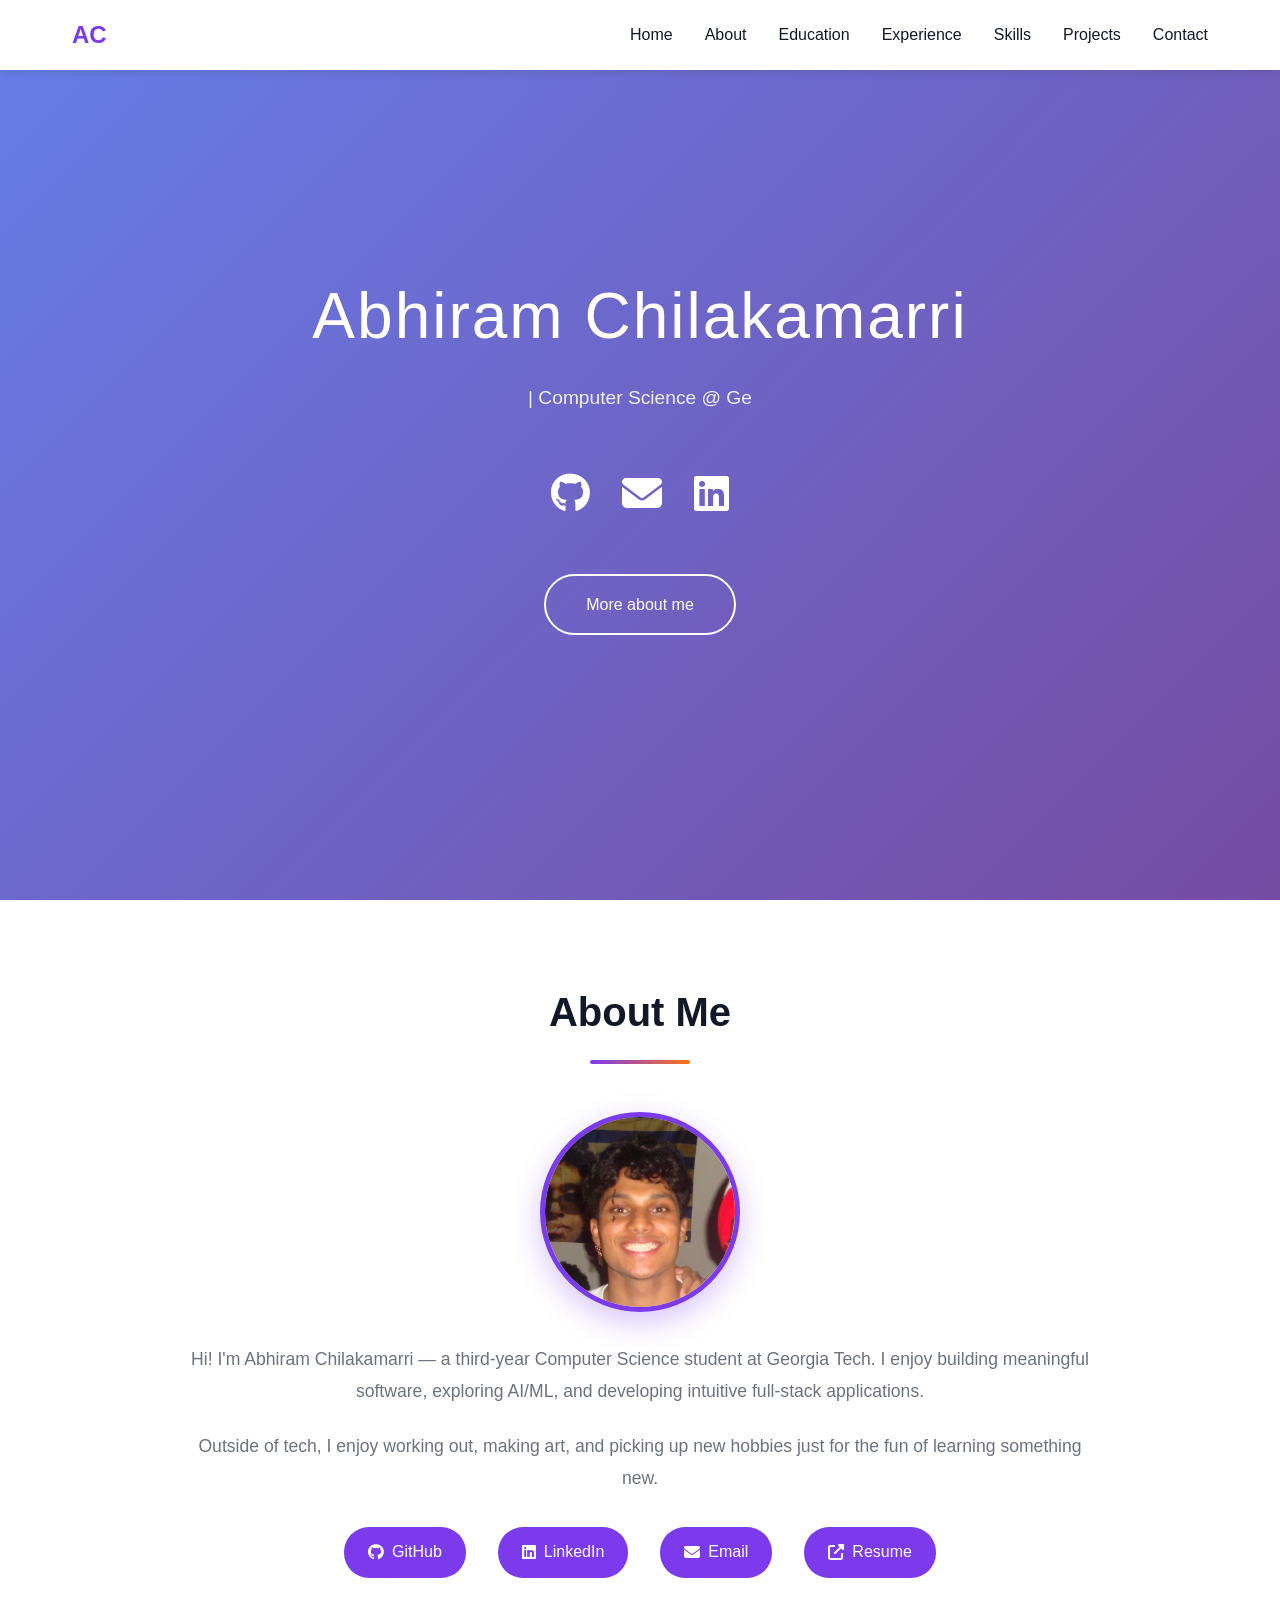
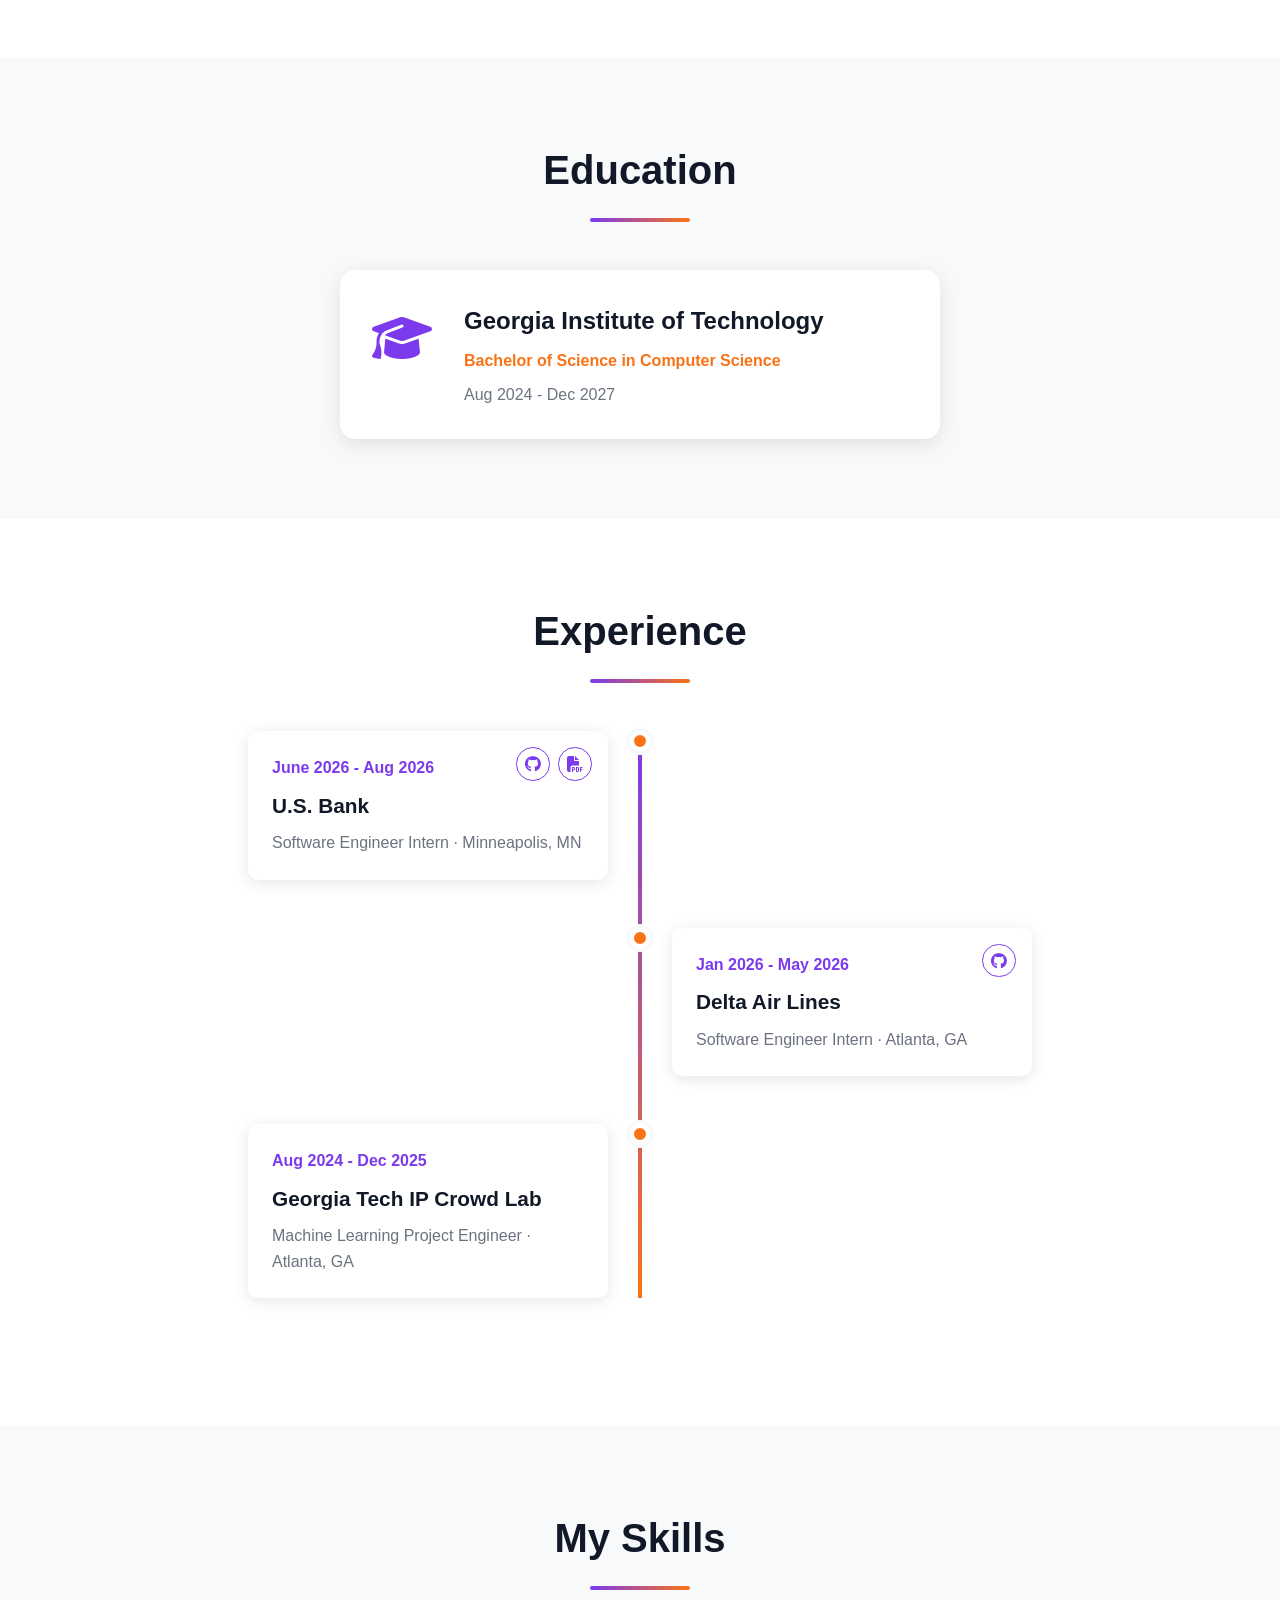
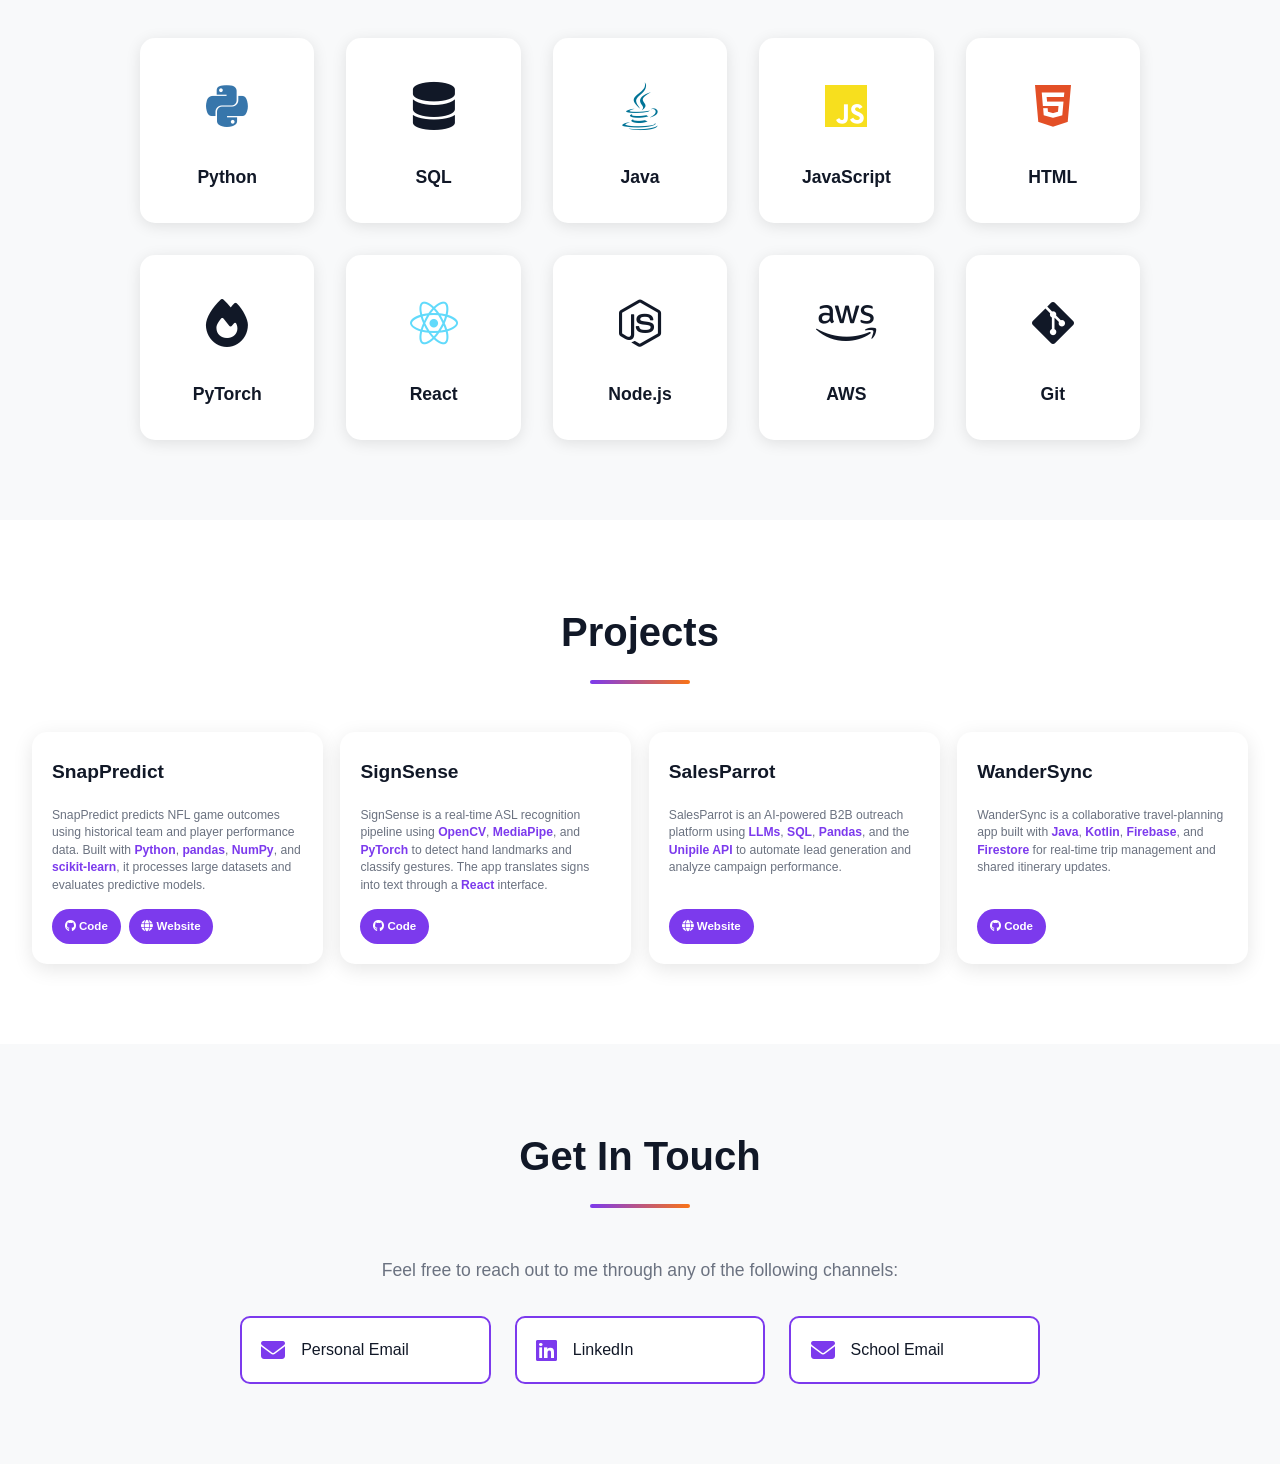
<file: index.html>
<!DOCTYPE html>
<html lang="en">
<head>
    <meta charset="UTF-8">
    <meta name="viewport" content="width=device-width, initial-scale=1.0">
    <title>Abhiram Chilakamarri - Portfolio</title>
    <link rel="stylesheet" href="styles.css?v=20260926">
    <link rel="stylesheet" href="https://cdnjs.cloudflare.com/ajax/libs/font-awesome/6.4.0/css/all.min.css">
</head>
<body>
    <!-- Navigation -->
    <nav class="navbar">
        <div class="nav-container">
            <a href="#intro" class="nav-logo">AC</a>
            <ul class="nav-menu">
                <li><a href="#intro" class="nav-link">Home</a></li>
                <li><a href="#about" class="nav-link">About</a></li>
                <li><a href="#education" class="nav-link">Education</a></li>
                <li><a href="#experience" class="nav-link">Experience</a></li>
                <li><a href="#skills" class="nav-link">Skills</a></li>
                <li><a href="#projects" class="nav-link">Projects</a></li>
                <li><a href="#contact" class="nav-link">Contact</a></li>
            </ul>
        </div>
    </nav>

    <!-- Intro Section -->
    <section id="intro" class="intro-section">
        <div class="intro-content">
            <h1 class="intro-name">Abhiram Chilakamarri</h1>
            <p class="intro-title">| Computer Science @ Georgia Tech | Aspiring SWE Developer / AI/ML Engineer |</p>
            
            <div class="social-icons">
                <a href="https://github.com/abhiramchil" target="_blank" aria-label="GitHub"><i class="fab fa-github"></i></a>
                <a href="mailto:abhiram.chilak@gmail.com" target="_blank" aria-label="Instagram"><i class="fas fa-envelope"></i></a>
                <a href="https://www.linkedin.com/in/abhiramchil/" target="_blank" aria-label="LinkedIn"><i class="fab fa-linkedin"></i></a>
            </div>
            
            <a href="#about" class="cta-button">More about me</a>
        </div>
    </section>

    <!-- About Section -->
    <section id="about" class="section">
        <div class="container">
            <h2 class="section-title">About Me</h2>
            <div class="about-content">
                <div class="about-image-container">
                    <img src="pfp.png" alt="Abhiram Chilakamarri" class="about-image">
                </div>
                <div class="about-text">
                    <p>Hi! I'm Abhiram Chilakamarri — a third-year Computer Science student at Georgia Tech. I enjoy building meaningful software, exploring AI/ML, and developing intuitive full-stack applications.</p>
                    <p>Outside of tech, I enjoy working out, making art, and picking up new hobbies just for the fun of learning something new.</p>
                </div>
                <div class="about-links">
                    <a href="https://github.com/abhiramchil" target="_blank" class="about-link">
                        <i class="fab fa-github"></i> GitHub
                    </a>
                    <a href="https://www.linkedin.com/in/abhiramchil/" target="_blank" class="about-link">
                        <i class="fab fa-linkedin"></i> LinkedIn
                    </a>
                    <a href="mailto:abhiram.chilak@gmail.com" class="about-link">
                        <i class="fas fa-envelope"></i> Email
                    </a>
                    <a href="AbhiramChilakamarri_Resume.pdf" class="about-link">
                        <i class="fas fa-external-link-alt"></i> Resume
                    </a>
                </div>
            </div>
        </div>
    </section>

    <!-- Education Section -->
    <section id="education" class="section section-alt">
        <div class="container">
            <h2 class="section-title">Education</h2>
            <div class="education-card">
                <div class="education-icon">
                    <i class="fas fa-graduation-cap"></i>
                </div>
                <div class="education-details">
                    <h3>Georgia Institute of Technology</h3>
                    <p class="education-degree">Bachelor of Science in Computer Science</p>
                    <p class="education-date"> Aug 2024 - Dec 2027 </p>
                </div>
            </div>
        </div>
    </section>

    <!-- Experience Section -->
    <section id="experience" class="section">
        <div class="container">
            <h2 class="section-title">Experience</h2>
            <div class="timeline">
                <div class="timeline-item">
                    <div class="timeline-dot"></div>
                    <div class="timeline-content">
                        <div class="timeline-date">June 2026 - Aug 2026</div>
                        <div class="timeline-heading">
                            <h3>U.S. Bank</h3>
                            <div class="experience-links">
                                <a href="https://github.com/abhiramchil/USB-GV-Agent" target="_blank" rel="noopener noreferrer" aria-label="View AI Governance Agent on GitHub" title="View on GitHub"><i class="fab fa-github"></i></a>
                                <a href="https://github.com/abhiramchil/USB-GV-Agent/blob/main/AI_Governance_Repository_Scanner_Summary.pdf" target="_blank" rel="noopener noreferrer" aria-label="View AI Governance Agent PDF" title="View PDF"><i class="fas fa-file-pdf"></i></a>
                            </div>
                        </div>
                        <p>Software Engineer Intern · Minneapolis, MN</p>
                    </div>
                </div>
                <div class="timeline-item">
                    <div class="timeline-dot"></div>
                    <div class="timeline-content">
                        <div class="timeline-date">Jan 2026 - May 2026</div>
                        <div class="timeline-heading">
                            <h3>Delta Air Lines</h3>
                            <div class="experience-links">
                                <a href="https://github.com/abhiramchil/Delta-Insights-Hub" target="_blank" rel="noopener noreferrer" aria-label="View Delta Insights Hub on GitHub" title="View on GitHub"><i class="fab fa-github"></i></a>
                            </div>
                        </div>
                        <p>Software Engineer Intern · Atlanta, GA</p>
                    </div>
                </div>
                <div class="timeline-item">
                    <div class="timeline-dot"></div>
                    <div class="timeline-content">
                        <div class="timeline-date">Aug 2024 - Dec 2025</div>
                        <h3>Georgia Tech IP Crowd Lab</h3>
                        <p>Machine Learning Project Engineer · Atlanta, GA</p>
                    </div>
                </div>
            </div>
        </div>
    </section>

 <!-- Skills Section -->
<section id="skills" class="section section-alt">
    <div class="container">
        <h2 class="section-title">My Skills</h2>
        <div class="skills-grid">

            <div class="skill-card">
                <div class="skill-icon python">
                    <i class="fab fa-python"></i>
                </div>
                <p>Python</p>
            </div>

            <div class="skill-card">
                <div class="skill-icon sql">
                    <i class="fas fa-database"></i>
                </div>
                <p>SQL</p>
            </div>

            <div class="skill-card">
                <div class="skill-icon java">
                    <i class="fab fa-java"></i>
                </div>
                <p>Java</p>
            </div>

            <div class="skill-card">
                <div class="skill-icon javascript">
                    <i class="fab fa-js"></i>
                </div>
                <p>JavaScript</p>
            </div>

            <div class="skill-card">
                <div class="skill-icon html">
                    <i class="fab fa-html5"></i>
                </div>
                <p>HTML</p>
            </div>

            <div class="skill-card">
                <div class="skill-icon pytorch">
                    <i class="fas fa-fire"></i>
                </div>
                <p>PyTorch</p>
            </div>

            <div class="skill-card">
                <div class="skill-icon react">
                    <i class="fab fa-react"></i>
                </div>
                <p>React</p>
            </div>

            <div class="skill-card">
                <div class="skill-icon nodejs">
                    <i class="fab fa-node-js"></i>
                </div>
                <p>Node.js</p>
            </div>

            <div class="skill-card">
                <div class="skill-icon aws">
                    <i class="fab fa-aws"></i>
                </div>
                <p>AWS</p>
            </div>

            <div class="skill-card">
                <div class="skill-icon git">
                    <i class="fab fa-git-alt"></i>
                </div>
                <p>Git</p>
            </div>

        </div>
    </div>
</section>

<section id="projects" class="section">
    <div class="container">
        <h2 class="section-title">Projects</h2>
        <div class="projects-grid">
            <div class="project-card">
                <div class="project-content">
                    <div class="project-header">
                        <h3>SnapPredict</h3>
                    </div>
                    <p class="project-description">
                        SnapPredict predicts NFL game outcomes using historical team and player performance data. Built with <strong>Python</strong>, <strong>pandas</strong>, <strong>NumPy</strong>, and <strong>scikit-learn</strong>, it processes large datasets and evaluates predictive models.
                    </p>
                    <div class="project-links">
                        <a href="https://github.com/abhiramchil/SnapPredict" target="_blank"><i class="fab fa-github"></i> Code</a>
                        <a href="https://github.gatech.edu/pages/ssrinivasan355/SnapPredict.github.io/" target="_blank"><i class="fas fa-globe"></i> Website</a>
                    </div>
                </div>
            </div>

            <div class="project-card">
                <div class="project-content">
                    <div class="project-header">
                        <h3>SignSense</h3>
                    </div>
                    <p class="project-description">
                        SignSense is a real-time ASL recognition pipeline using <strong>OpenCV</strong>, <strong>MediaPipe</strong>, and <strong>PyTorch</strong> to detect hand landmarks and classify gestures. The app translates signs into text through a <strong>React</strong> interface.
                    </p>
                    <div class="project-links">
                        <a href="https://github.com/abhiramchil/SignSense" target="_blank"><i class="fab fa-github"></i> Code</a>
                    </div>
                </div>
            </div>

            <div class="project-card">
                <div class="project-content">
                    <div class="project-header">
                        <h3>SalesParrot</h3>
                    </div>
                    <p class="project-description">
                        SalesParrot is an AI-powered B2B outreach platform using <strong>LLMs</strong>, <strong>SQL</strong>, <strong>Pandas</strong>, and the <strong>Unipile API</strong> to automate lead generation and analyze campaign performance.
                    </p>
                    <div class="project-links">
                        <a href="https://salesparrot.com/" target="_blank"><i class="fas fa-globe"></i> Website</a>
                    </div>
                </div>
            </div>

            <div class="project-card">
                <div class="project-content">
                    <div class="project-header">
                        <h3>WanderSync</h3>
                    </div>
                    <p class="project-description">
                        WanderSync is a collaborative travel-planning app built with <strong>Java</strong>, <strong>Kotlin</strong>, <strong>Firebase</strong>, and <strong>Firestore</strong> for real-time trip management and shared itinerary updates.
                    </p>
                    <div class="project-links">
                        <a href="https://github.com/abhiramchil/WanderSync" target="_blank"><i class="fab fa-github"></i> Code</a>
                    </div>
                </div>
            </div>
        </div>
    </div>
</section>

    <!-- Contact Section -->
    <section id="contact" class="section section-alt">
        <div class="container">
            <h2 class="section-title">Get In Touch</h2>
            <div class="contact-content">
                <p>Feel free to reach out to me through any of the following channels:</p>
                <div class="contact-links">
                    <a href="mailto:abhiram.chilak@gmail.com" class="contact-link">
                        <i class="fas fa-envelope"></i>
                        <span>Personal Email</span>
                    </a>
                    <a href="https://linkedin.com/abhiramchil" target="_blank" class="contact-link">
                        <i class="fab fa-linkedin"></i>
                        <span>LinkedIn</span>
                    </a>
                    <a href="mailto:achilakamarri6@gatech.edu" class="contact-link">
                        <i class="fas fa-envelope"></i>
                        <span>School Email</span>
                    </a>
                </div>
            </div>
        </div>
    </section>

    <script src="script.js"></script>
</body>
</html>
</file>
<file: styles.css>
* {
    margin: 0;
    padding: 0;
    box-sizing: border-box;
}

:root {
    --primary-purple: #7c3aed;
    --secondary-purple: #a78bfa;
    --primary-orange: #f97316;
    --secondary-orange: #fb923c;
    --white: #ffffff;
    --light-gray: #f8f9fa;
    --dark-gray: #1f2937;
    --text-dark: #111827;
    --text-light: #6b7280;
}

body {
    font-family: 'Segoe UI', Tahoma, Geneva, Verdana, sans-serif;
    line-height: 1.6;
    color: var(--text-dark);
    scroll-behavior: smooth;
}

/* Navbar */
.navbar {
    background: var(--white);
    box-shadow: 0 2px 10px rgba(0, 0, 0, 0.1);
    position: fixed;
    width: 100%;
    top: 0;
    z-index: 1000;
}

.nav-container {
    max-width: 1200px;
    margin: 0 auto;
    padding: 1rem 2rem;
    display: flex;
    justify-content: space-between;
    align-items: center;
}

.nav-logo {
    font-size: 1.5rem;
    font-weight: bold;
    color: var(--primary-purple);
    text-decoration: none;
}

.nav-menu {
    display: flex;
    list-style: none;
    gap: 2rem;
}

.nav-link {
    color: var(--text-dark);
    text-decoration: none;
    transition: color 0.3s;
}

.nav-link:hover {
    color: var(--primary-purple);
}

/* Intro Section */
.intro-section {
    height: 100vh;
    background: linear-gradient(135deg, #667eea 0%, #764ba2 100%);
    display: flex;
    align-items: center;
    justify-content: center;
    text-align: center;
    color: var(--white);
}

.intro-content {
    animation: fadeInUp 1s ease;
}

.intro-name {
    font-size: 4rem;
    font-weight: 300;
    letter-spacing: 2px;
    margin-bottom: 1rem;
}

.intro-title {
    font-size: 1.2rem;
    font-weight: 300;
    margin-bottom: 3rem;
    opacity: 0.9;
}

.social-icons {
    display: flex;
    gap: 2rem;
    justify-content: center;
    margin-bottom: 3rem;
}

.social-icons a {
    color: var(--white);
    font-size: 2.5rem;
    transition: transform 0.3s, opacity 0.3s;
}

.social-icons a:hover {
    transform: scale(1.1);
    opacity: 0.8;
}

.cta-button {
    display: inline-block;
    padding: 1rem 2.5rem;
    border: 2px solid var(--white);
    color: var(--white);
    text-decoration: none;
    border-radius: 50px;
    transition: all 0.3s;
    font-size: 1rem;
}

.cta-button:hover {
    background: var(--white);
    color: var(--primary-purple);
}

/* Sections */
.section {
    padding: 5rem 2rem;
    background: var(--white);
}

.section-alt {
    background: var(--light-gray);
}

.container {
    max-width: 1500px;
    margin: 0 auto;
}

.section-title {
    font-size: 2.5rem;
    text-align: center;
    margin-bottom: 3rem;
    color: var(--text-dark);
    position: relative;
}

.section-title::after {
    content: '';
    display: block;
    width: 100px;
    height: 4px;
    background: linear-gradient(to right, var(--primary-purple), var(--primary-orange));
    margin: 1rem auto;
    border-radius: 2px;
}

/* About Section */
.about-content {
    max-width: 900px;
    margin: 0 auto;
    text-align: center;
}

.about-image-container {
    margin-bottom: 2rem;
    display: flex;
    justify-content: center;
}

.about-image {
    width: 200px;
    height: 200px;
    border-radius: 50%;
    object-fit: cover;
    border: 5px solid var(--primary-purple);
    box-shadow: 0 10px 30px rgba(124, 58, 237, 0.3);
    transition: transform 0.3s, box-shadow 0.3s;
}

.about-image:hover {
    transform: scale(1.05);
    box-shadow: 0 15px 40px rgba(249, 115, 22, 0.4);
    border-color: var(--primary-orange);
}

.about-text p {
    font-size: 1.1rem;
    line-height: 1.8;
    color: var(--text-light);
    margin-bottom: 1.5rem;
}

.about-links {
    display: flex;
    gap: 2rem;
    justify-content: center;
    margin-top: 2rem;
}

.about-link {
    display: flex;
    align-items: center;
    gap: 0.5rem;
    padding: 0.8rem 1.5rem;
    background: var(--primary-purple);
    color: var(--white);
    text-decoration: none;
    border-radius: 25px;
    transition: all 0.3s;
}

.about-link:hover {
    background: var(--primary-orange);
    transform: translateY(-3px);
}

/* Education Section */
.education-card {
    max-width: 600px;
    margin: 0 auto;
    display: flex;
    gap: 2rem;
    padding: 2rem;
    background: var(--white);
    border-radius: 15px;
    box-shadow: 0 5px 20px rgba(0, 0, 0, 0.1);
    transition: transform 0.3s;
}

.education-card:hover {
    transform: translateY(-5px);
}

.education-icon {
    font-size: 3rem;
    color: var(--primary-purple);
}

.education-details h3 {
    font-size: 1.5rem;
    color: var(--text-dark);
    margin-bottom: 0.5rem;
}

.education-degree {
    color: var(--primary-orange);
    font-weight: 600;
    margin-bottom: 0.5rem;
}

.education-date {
    color: var(--text-light);
}

/* Timeline */
.timeline {
    max-width: 800px;
    margin: 0 auto;
    position: relative;
}

.timeline::before {
    content: '';
    position: absolute;
    left: 50%;
    transform: translateX(-50%);
    width: 4px;
    height: 100%;
    background: linear-gradient(to bottom, var(--primary-purple), var(--primary-orange));
}

.timeline-item {
    display: flex;
    justify-content: flex-end;
    padding-right: 50%;
    position: relative;
    margin-bottom: 3rem;
}

.timeline-item:nth-child(even) {
    justify-content: flex-start;
    padding-left: 50%;
    padding-right: 0;
}

.timeline-dot {
    position: absolute;
    left: 50%;
    transform: translateX(-50%);
    width: 20px;
    height: 20px;
    background: var(--primary-orange);
    border: 4px solid var(--white);
    border-radius: 50%;
    box-shadow: 0 0 0 4px var(--light-gray);
}

.timeline-content {
    position: relative;
    background: var(--white);
    padding: 1.5rem;
    border-radius: 10px;
    box-shadow: 0 3px 15px rgba(0, 0, 0, 0.1);
    width: 90%;
    margin-right: 2rem;
}

.timeline-item:nth-child(even) .timeline-content {
    margin-left: 2rem;
    margin-right: 0;
}

.timeline-date {
    color: var(--primary-purple);
    font-weight: 600;
    margin-bottom: 0.5rem;
}

.timeline-content h3 {
    font-size: 1.3rem;
    color: var(--text-dark);
    margin-bottom: 0.5rem;
}

.timeline-heading {
    display: flex;
    align-items: center;
    gap: 1rem;
}

.timeline-heading h3 {
    margin-bottom: 0.5rem;
}

.back-link {
    display: inline-flex;
    align-items: center;
    gap: 0.4rem;
    color: var(--primary-purple);
    font-size: 0.75rem;
    font-weight: 700;
    text-decoration: none;
    text-transform: uppercase;
    white-space: nowrap;
}

.experience-links {
    position: absolute;
    top: 1rem;
    right: 1rem;
    display: inline-flex;
    align-items: center;
    justify-content: center;
    gap: 0.55rem;
}

.experience-links a {
    display: inline-flex;
    width: 2.1rem;
    height: 2.1rem;
    align-items: center;
    justify-content: center;
    border: 1px solid var(--primary-purple);
    border-radius: 50%;
    color: var(--primary-purple);
    text-decoration: none;
    transition: all 0.3s;
}

.experience-links a:hover {
    background: var(--primary-purple);
    color: var(--white);
}

.timeline-content p {
    color: var(--text-light);
    margin-bottom: 0;
}

/* Skills Section */
.skills-grid {
    display: grid;
    grid-template-columns: repeat(auto-fit, minmax(150px, 1fr));
    gap: 2rem;
    max-width: 1000px;
    margin: 0 auto;
}

.skill-card {
    background: var(--white);
    padding: 2rem;
    border-radius: 15px;
    text-align: center;
    box-shadow: 0 3px 15px rgba(0, 0, 0, 0.1);
    transition: transform 0.3s;
}

.skill-card:hover {
    transform: translateY(-10px);
}

.skill-icon {
    font-size: 3rem;
    margin-bottom: 1rem;
}

.skill-icon.python { color: #3776ab; }
.skill-icon.javascript { color: #f7df1e; }
.skill-icon.java { color: #007396; }
.skill-icon.cpp { color: #00599c; }
.skill-icon.html { color: #e34f26; }
.skill-icon.css { color: #1572b6; }
.skill-icon.react { color: #61dafb; }
.skill-icon.vscode { color: #007acc; }
.skill-icon.c { color: #a8b9cc; }
.skill-icon.mysql { color: #4479a1; }

.skill-card p {
    font-size: 1.1rem;
    color: var(--text-dark);
    font-weight: 600;
}

/* Projects Section */
.projects-grid {
    display: grid;
    grid-template-columns: repeat(4, minmax(220px, 1fr));
    gap: 1.1rem;
    align-items: stretch;
}

.project-card {
    background: var(--white);
    border-radius: 15px;
    overflow: hidden;
    box-shadow: 0 5px 20px rgba(0, 0, 0, 0.1);
    transition: transform 0.3s;
    min-height: 220px;
}

.project-card:hover {
    transform: translateY(-8px);
}

.project-content {
    padding: 1.25rem;
    height: 100%;
    display: flex;
    flex-direction: column;
    gap: 0.9rem;
}

.project-header {
    display: flex;
    justify-content: space-between;
    align-items: center;
    min-height: 2.5rem;
}

.project-content h3 {
    font-size: 1.2rem;
    color: var(--text-dark);
    margin: 0;
}

.project-description {
    color: var(--text-light);
    margin: 0;
    line-height: 1.45;
    font-size: 0.76rem;
    flex: 1;
}

.project-description strong {
    color: var(--primary-purple);
    font-weight: 700;
}

.project-links {
    display: flex;
    gap: 0.5rem;
    flex-wrap: wrap;
    justify-content: flex-start;
    margin-top: auto;
}

.project-links a {
    padding: 0.5rem 0.8rem;
    background: var(--primary-purple);
    color: var(--white);
    text-decoration: none;
    border-radius: 20px;
    transition: background 0.3s;
    font-size: 0.72rem;
    font-weight: 600;
}

@media (max-width: 1200px) {
    .projects-grid {
        grid-template-columns: repeat(2, minmax(0, 1fr));
    }
}

@media (max-width: 640px) {
    .projects-grid {
        grid-template-columns: 1fr;
    }
}

.project-links a:hover {
    background: var(--primary-orange);
}

/* Governance demo */
.governance-demo {
    background: #f3f1ff;
}

.demo-header,
.governance-result-heading {
    display: flex;
    align-items: flex-start;
    justify-content: space-between;
    gap: 2rem;
}

.demo-kicker {
    margin-bottom: 0.7rem;
    color: var(--primary-purple);
    font-size: 0.75rem;
    font-weight: 700;
    letter-spacing: 0.08em;
    text-transform: uppercase;
}

.governance-demo .section-title {
    margin-bottom: 0.8rem;
    text-align: left;
}

.governance-demo .section-title::after {
    margin: 0.8rem 0;
}

.demo-intro {
    max-width: 650px;
    color: var(--text-light);
    font-size: 1.05rem;
}

.back-link {
    padding-top: 0.4rem;
}

.governance-form {
    max-width: 900px;
    margin-top: 2.5rem;
    padding: 1.5rem;
    background: var(--white);
    border-radius: 12px;
    box-shadow: 0 5px 20px rgba(0, 0, 0, 0.08);
}

.governance-form label {
    display: block;
    margin-bottom: 0.6rem;
    color: var(--text-dark);
    font-weight: 700;
}

.governance-input-row {
    display: flex;
    gap: 0.75rem;
}

.governance-input-row input {
    flex: 1;
    min-width: 0;
    padding: 0.9rem 1rem;
    border: 1px solid #d1d5db;
    border-radius: 6px;
    font: inherit;
}

.governance-input-row button {
    padding: 0.9rem 1.25rem;
    border: 0;
    border-radius: 6px;
    background: var(--primary-purple);
    color: var(--white);
    cursor: pointer;
    font-weight: 700;
}

.governance-input-row button:hover {
    background: var(--primary-orange);
}

.governance-hint {
    margin-top: 0.7rem;
    color: var(--text-light);
    font-size: 0.8rem;
}

.governance-results {
    display: none;
    max-width: 900px;
    margin-top: 2rem;
    padding: 1.5rem;
    background: var(--white);
    border-left: 4px solid var(--primary-orange);
    box-shadow: 0 5px 20px rgba(0, 0, 0, 0.08);
}

.governance-result-heading h3 {
    color: var(--text-dark);
    font-size: 1.5rem;
}

.governance-result-heading span {
    max-width: 50%;
    overflow: hidden;
    color: var(--text-light);
    font-size: 0.85rem;
    text-overflow: ellipsis;
    white-space: nowrap;
}

.governance-stats {
    display: grid;
    grid-template-columns: repeat(3, 1fr);
    gap: 0.75rem;
    margin: 1.5rem 0;
}

.governance-stats div {
    padding: 1rem;
    background: #f8f9fa;
    border-top: 3px solid var(--primary-purple);
}

.governance-stats strong,
.governance-stats span {
    display: block;
}

.governance-stats strong {
    color: var(--primary-purple);
    font-size: 1.5rem;
}

.governance-stats span {
    color: var(--text-light);
    font-size: 0.75rem;
    text-transform: uppercase;
}

.governance-finding {
    padding: 1rem;
    border: 1px solid #e5e7eb;
}

.finding-category {
    display: block;
    margin-bottom: 0.4rem;
    color: var(--primary-purple);
    font-size: 0.7rem;
    font-weight: 700;
    letter-spacing: 0.08em;
}

.governance-finding p {
    margin-top: 0.4rem;
    color: var(--text-light);
}

/* Contact Section */
.contact-content {
    max-width: 800px;
    margin: 0 auto;
    text-align: center;
}

.contact-content p {
    font-size: 1.1rem;
    color: var(--text-light);
    margin-bottom: 2rem;
}

.contact-links {
    display: grid;
    grid-template-columns: repeat(auto-fit, minmax(250px, 1fr));
    gap: 1.5rem;
}

.contact-link {
    display: flex;
    align-items: center;
    gap: 1rem;
    padding: 1.2rem;
    background: var(--white);
    border: 2px solid var(--primary-purple);
    border-radius: 10px;
    text-decoration: none;
    color: var(--text-dark);
    transition: all 0.3s;
}

.contact-link:hover {
    background: var(--primary-purple);
    color: var(--white);
    transform: translateY(-3px);
}

.contact-link i {
    font-size: 1.5rem;
    color: var(--primary-purple);
}

.contact-link:hover i {
    color: var(--white);
}

/* Footer */
.footer {
    background: var(--dark-gray);
    color: var(--white);
    text-align: center;
    padding: 2rem;
}

/* Animations */
@keyframes fadeInUp {
    from {
        opacity: 0;
        transform: translateY(30px);
    }
    to {
        opacity: 1;
        transform: translateY(0);
    }
}

/* Responsive Design */
@media (max-width: 768px) {
    .nav-menu {
        display: none;
    }
    
    .intro-name {
        font-size: 2.5rem;
    }
    
    .intro-title {
        font-size: 1rem;
    }
    
    .social-icons {
        gap: 1rem;
    }
    
    .social-icons a {
        font-size: 2rem;
    }
    
    .section-title {
        font-size: 2rem;
    }
    
    .timeline::before {
        left: 0;
    }
    
    .timeline-item,
    .timeline-item:nth-child(even) {
        padding-left: 2rem;
        padding-right: 0;
        justify-content: flex-start;
    }
    
    .timeline-dot {
        left: 0;
        transform: translateX(-50%);
    }
    
    .timeline-content,
    .timeline-item:nth-child(even) .timeline-content {
        margin-left: 1rem;
        margin-right: 0;
        width: calc(100% - 1rem);
    }
    
    .about-links,
    .project-links {
        flex-direction: column;
        align-items: center;
    }

    .demo-header,
    .governance-result-heading {
        display: block;
    }

    .back-link {
        margin-top: 1.5rem;
    }

    .governance-input-row {
        flex-direction: column;
    }

    .governance-input-row button {
        width: 100%;
    }

    .governance-result-heading span {
        display: block;
        max-width: 100%;
        margin-top: 0.5rem;
    }
    
    .skills-grid {
        grid-template-columns: repeat(auto-fit, minmax(120px, 1fr));
        gap: 1rem;
    }
    
}
</file>
